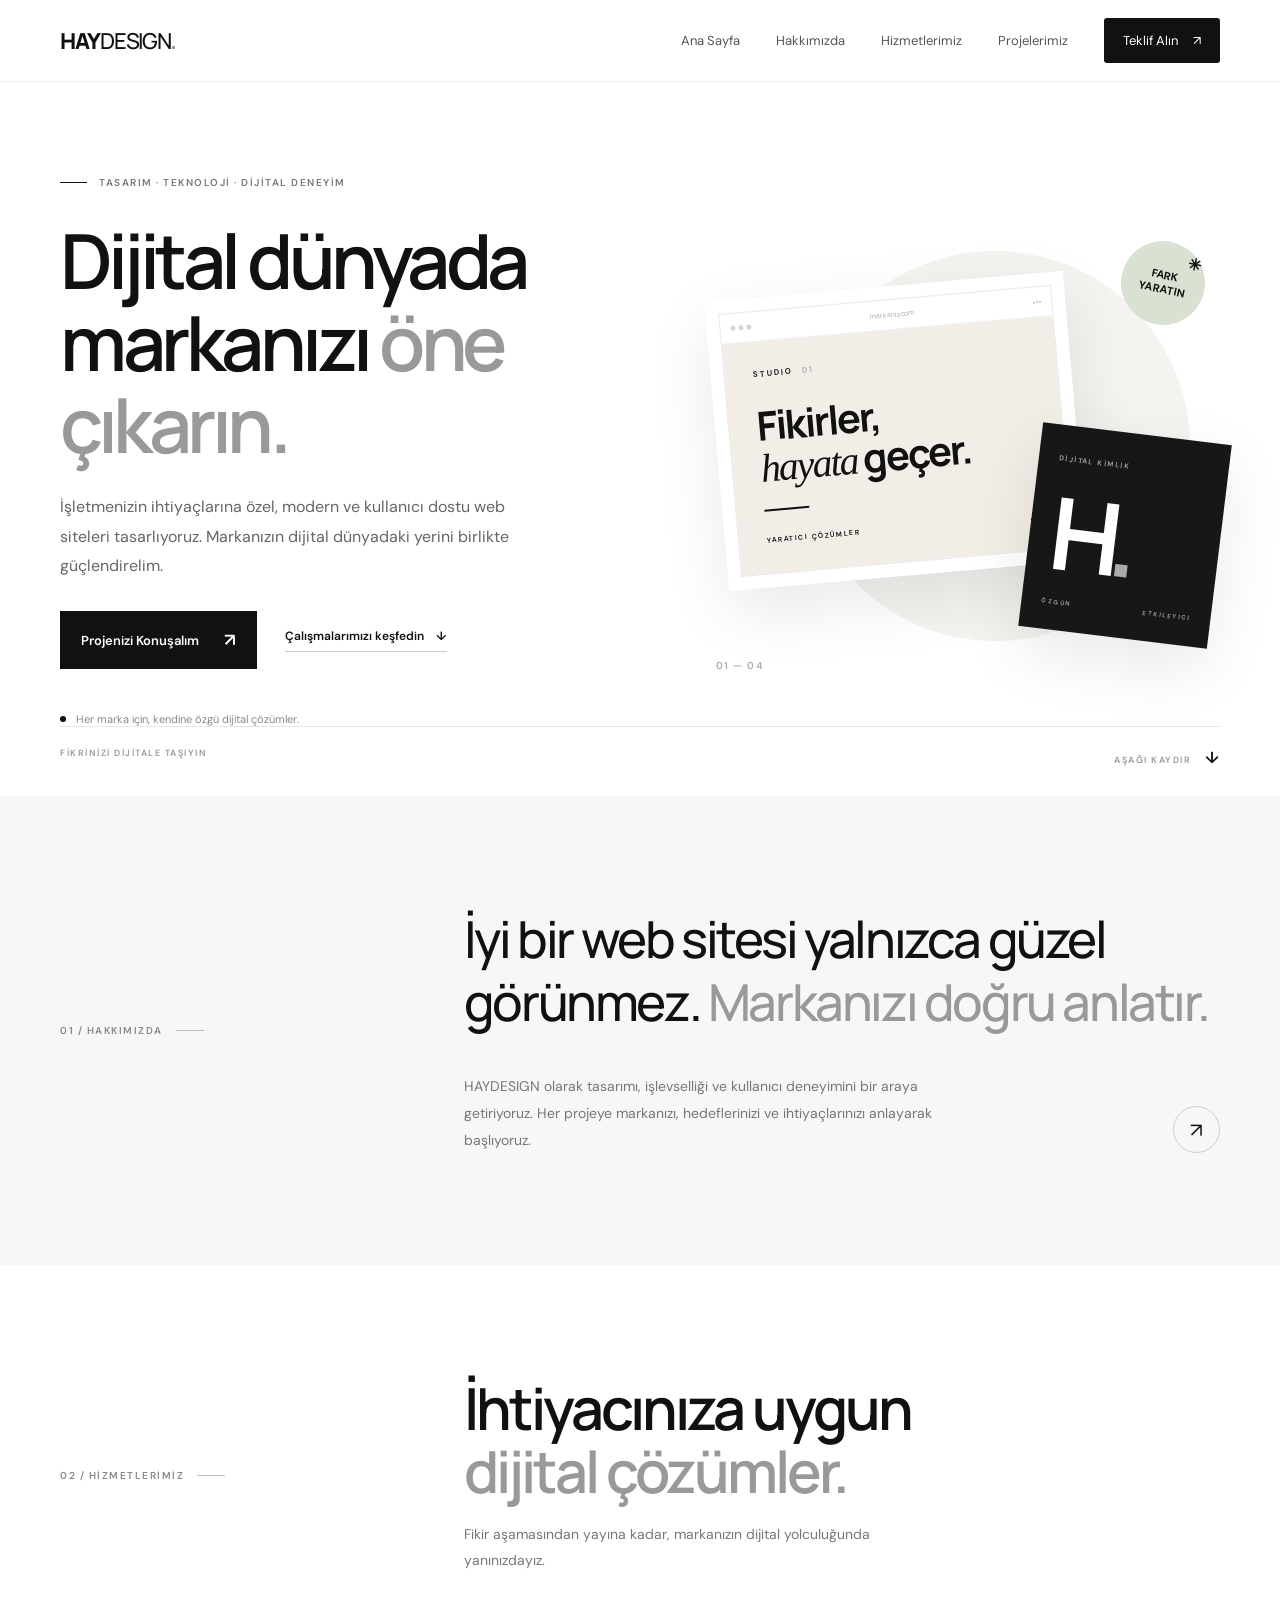
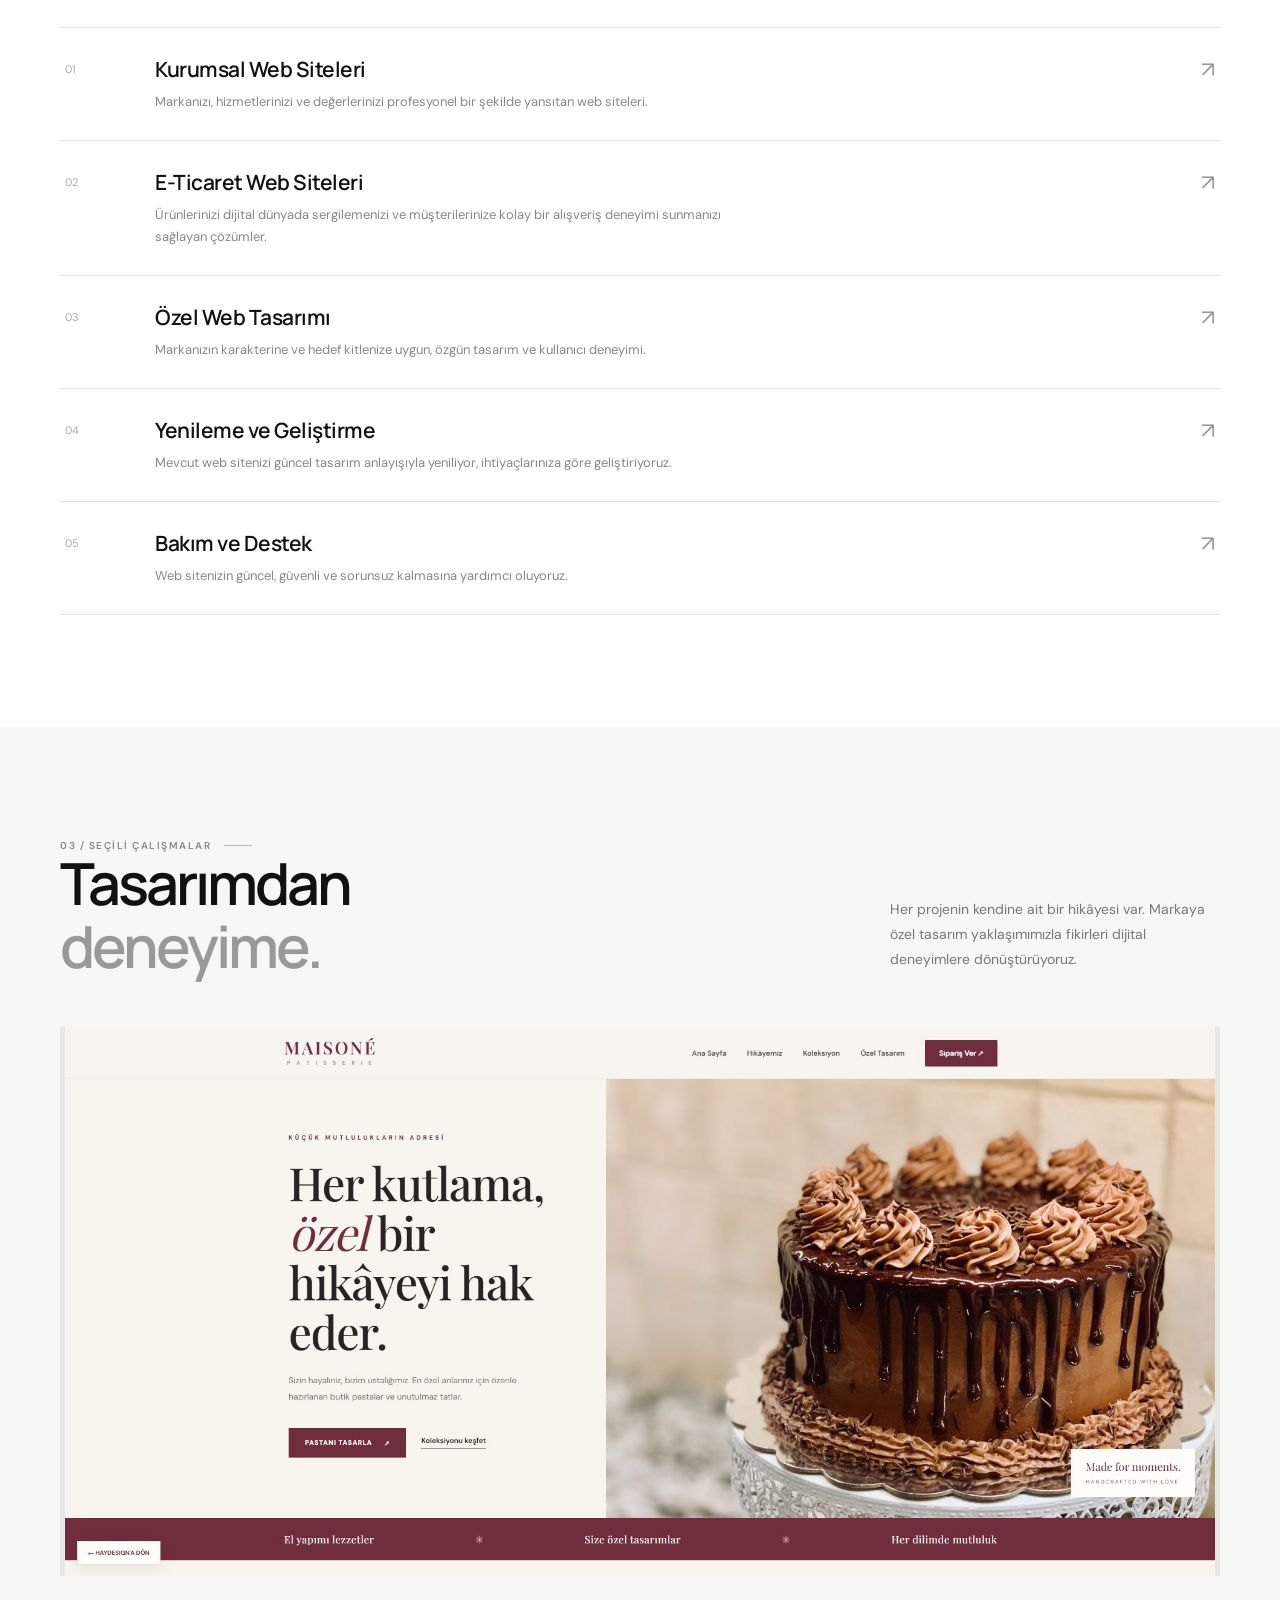
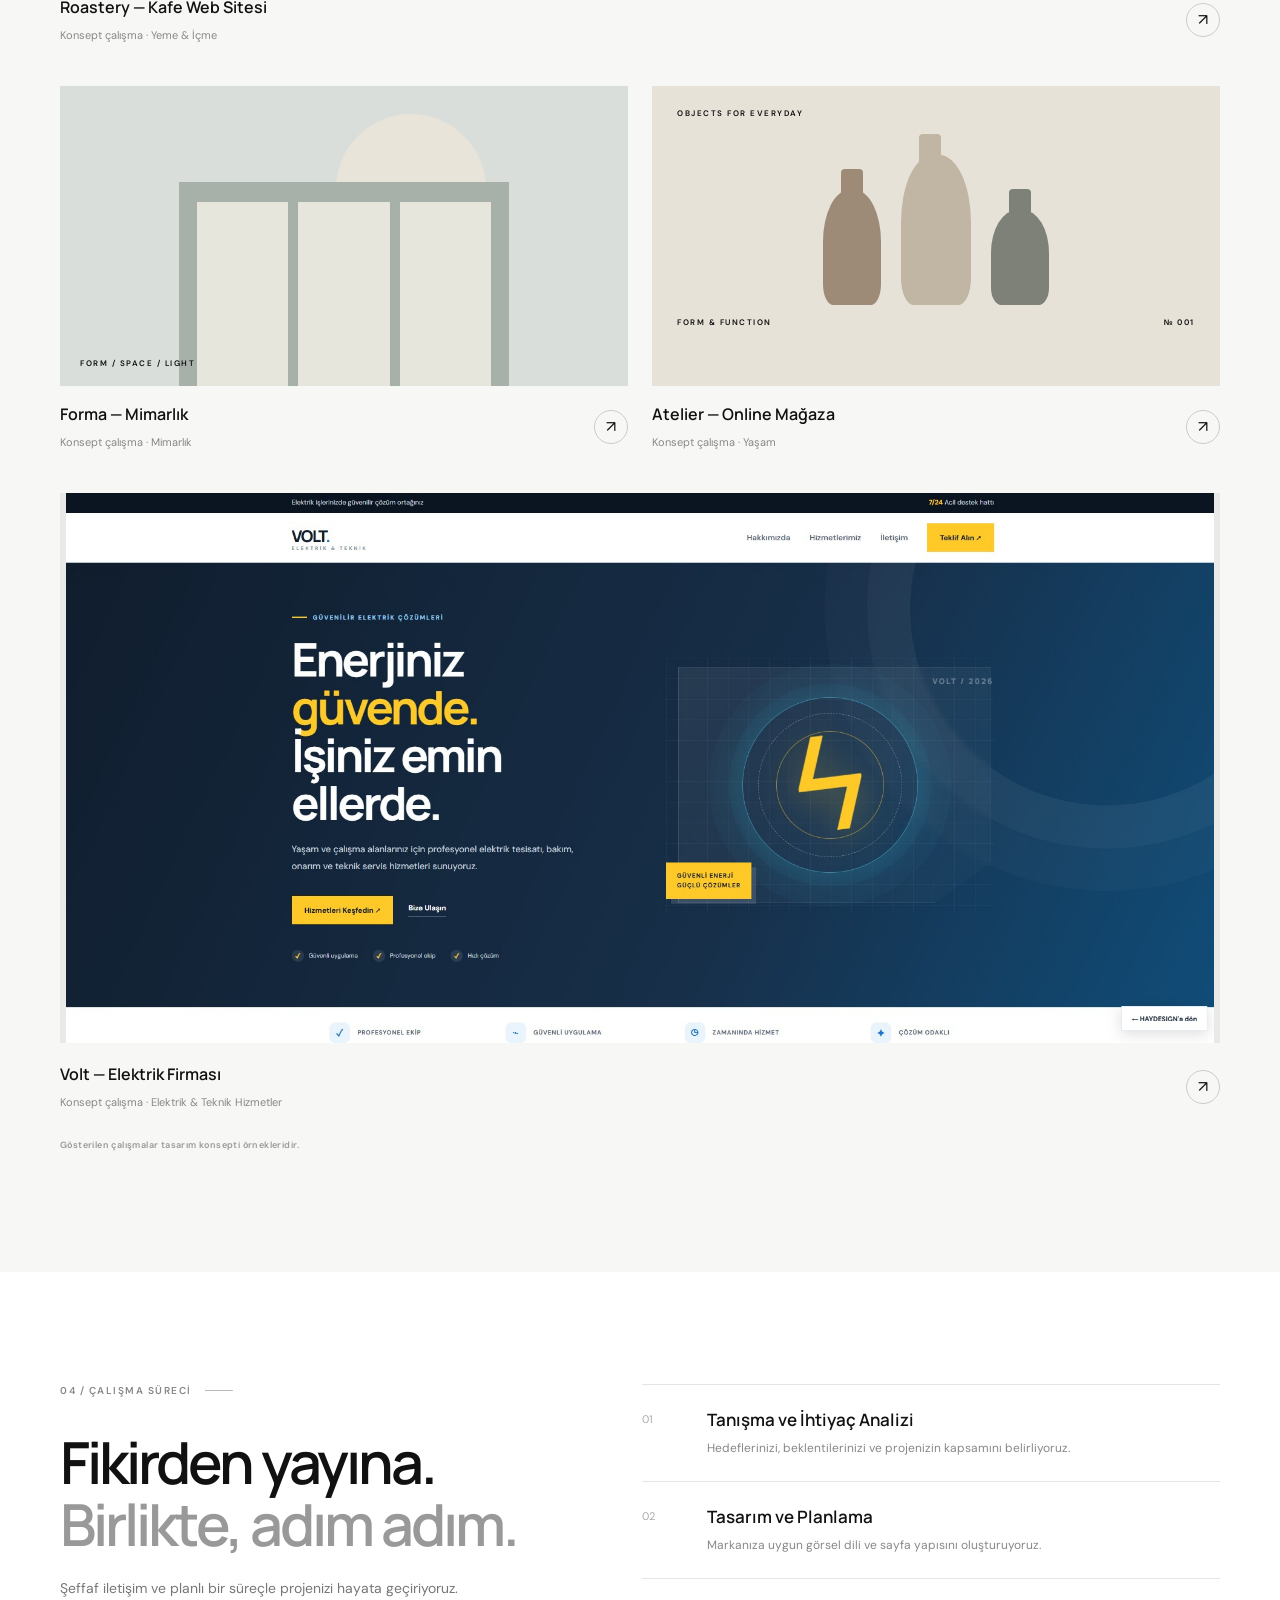
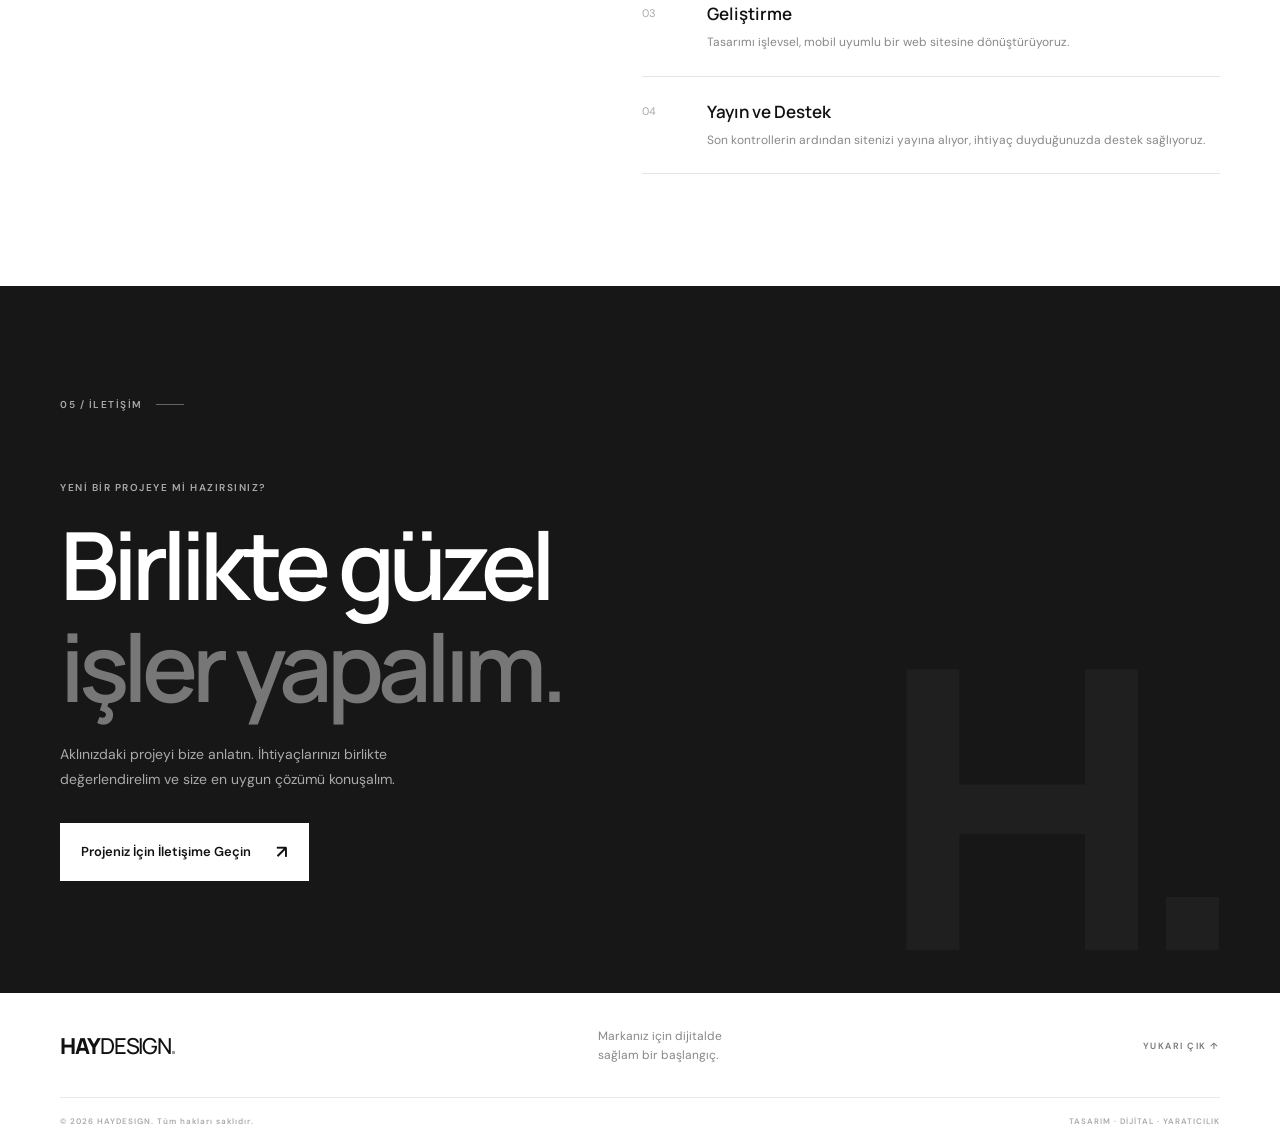
<file: index.html>
<!DOCTYPE html>
<html lang="tr">
<head>
  <meta charset="UTF-8">
  <meta name="viewport" content="width=device-width, initial-scale=1.0">
  <meta name="description" content="HAYDESIGN, markalar ve işletmeler için modern, kullanıcı dostu ve etkileyici web siteleri tasarlar.">
  <meta name="theme-color" content="#ffffff">
  <title>HAYDESIGN | Dijital Dünyada Güçlü Bir İz Bırakın</title>

  <link rel="preconnect" href="https://fonts.googleapis.com">
  <link rel="preconnect" href="https://fonts.gstatic.com" crossorigin>
  <link href="https://fonts.googleapis.com/css2?family=DM+Sans:wght@400;500;600;700&family=Manrope:wght@400;500;600;700;800&display=swap" rel="stylesheet">

  <link rel="stylesheet" href="style.css">
  <script src="script.js" defer></script>
</head>

<body>

  <header class="site-header" id="top">
    <div class="container header-inner">

      <a class="logo" href="#top" aria-label="HAYDESIGN ana sayfa">
        HAY<span>DESIGN</span><i>.</i>
      </a>

      <button class="menu-toggle" type="button" aria-label="Menüyü aç" aria-expanded="false" aria-controls="main-nav">
        <span></span><span></span>
      </button>

      <nav class="main-nav" id="main-nav" aria-label="Ana navigasyon">
        <a href="#top">Ana Sayfa</a>
        <a href="#hakkimizda">Hakkımızda</a>
        <a href="#hizmetler">Hizmetlerimiz</a>
        <a href="#projeler">Projelerimiz</a>
        <a href="#iletisim" class="nav-cta">Teklif Alın <span aria-hidden="true">↗</span></a>
      </nav>

    </div>
  </header>

  <main>

    <!-- HERO -->
    <section class="hero section-pad">
      <div class="container hero-grid">

        <div class="hero-copy reveal">
          <p class="eyebrow">
            <span class="eyebrow-line"></span>
            TASARIM · TEKNOLOJİ · DİJİTAL DENEYİM
          </p>

          <h1>Dijital dünyada<br>markanızı <span>öne çıkarın.</span></h1>

          <p class="hero-description">
            İşletmenizin ihtiyaçlarına özel, modern ve kullanıcı dostu web siteleri tasarlıyoruz. Markanızın dijital dünyadaki yerini birlikte güçlendirelim.
          </p>

          <div class="hero-actions">
            <a class="button button-dark" href="#iletisim">
              Projenizi Konuşalım <span aria-hidden="true">↗</span>
            </a>

            <a class="text-link" href="#projeler">
              Çalışmalarımızı keşfedin <span aria-hidden="true">↓</span>
            </a>
          </div>

          <div class="hero-note">
            <span class="note-dot"></span>
            Her marka için, kendine özgü dijital çözümler.
          </div>
        </div>

        <div class="hero-art reveal" aria-label="Soyut web tasarım kompozisyonu">
          <div class="art-backdrop"></div>

          <div class="art-card art-card-main">
            <div class="mock-browser">
              <div class="browser-top">
                <div class="browser-dots"><b></b><b></b><b></b></div>
                <span>markaniz.com</span>
                <span class="browser-menu">···</span>
              </div>

              <div class="mock-content">
                <div class="mock-brand">STUDIO <span>01</span></div>
                <div class="mock-headline">Fikirler,<br><em>hayata</em> geçer.</div>
                <div class="mock-line"></div>
                <div class="mock-bottom">
                  <span>YARATICI ÇÖZÜMLER</span>
                  <b>↗</b>
                </div>
              </div>
            </div>
          </div>

          <div class="art-card art-card-small">
            <span class="small-label">DİJİTAL KİMLİK</span>
            <div class="small-symbol">H<span>.</span></div>
            <div class="small-footer">
              <span>ÖZGÜN</span>
              <span>ETKİLEYİCİ</span>
            </div>
          </div>

          <div class="art-sticker">FARK<br>YARATIN<span>✳</span></div>
          <div class="art-index">01 — 04</div>
        </div>

      </div>

      <div class="container hero-bottom">
        <span>FİKRİNİZİ DİJİTALE TAŞIYIN</span>
        <span class="scroll-cue">AŞAĞI KAYDIR <i>↓</i></span>
      </div>
    </section>


    <!-- HAKKIMIZDA -->
    <section class="intro section-pad" id="hakkimizda">
      <div class="container intro-grid">

        <div class="section-label reveal">
          <span>01 / HAKKIMIZDA</span><i></i>
        </div>

        <div class="intro-content reveal">
          <h2>
            İyi bir web sitesi yalnızca güzel görünmez.
            <span>Markanızı doğru anlatır.</span>
          </h2>

          <div class="intro-bottom">
            <p>
              HAYDESIGN olarak tasarımı, işlevselliği ve kullanıcı deneyimini bir araya getiriyoruz. Her projeye markanızı, hedeflerinizi ve ihtiyaçlarınızı anlayarak başlıyoruz.
            </p>

            <a class="round-link" href="#iletisim" aria-label="İletişime geçin">↗</a>
          </div>
        </div>

      </div>
    </section>


    <!-- HİZMETLERİMİZ -->
    <section class="services section-pad" id="hizmetler">
      <div class="container">

        <div class="section-heading reveal">
          <div class="section-label">
            <span>02 / HİZMETLERİMİZ</span><i></i>
          </div>

          <div>
            <h2>İhtiyacınıza uygun<br><span>dijital çözümler.</span></h2>
            <p>Fikir aşamasından yayına kadar, markanızın dijital yolculuğunda yanınızdayız.</p>
          </div>
        </div>

        <div class="service-list">

          <article class="service-item reveal">
            <span class="service-number">01</span>
            <div>
              <h3>Kurumsal Web Siteleri</h3>
              <p>Markanızı, hizmetlerinizi ve değerlerinizi profesyonel bir şekilde yansıtan web siteleri.</p>
            </div>
            <span class="service-arrow">↗</span>
          </article>

          <article class="service-item reveal">
            <span class="service-number">02</span>
            <div>
              <h3>E-Ticaret Web Siteleri</h3>
              <p>Ürünlerinizi dijital dünyada sergilemenizi ve müşterilerinize kolay bir alışveriş deneyimi sunmanızı sağlayan çözümler.</p>
            </div>
            <span class="service-arrow">↗</span>
          </article>

          <article class="service-item reveal">
            <span class="service-number">03</span>
            <div>
              <h3>Özel Web Tasarımı</h3>
              <p>Markanızın karakterine ve hedef kitlenize uygun, özgün tasarım ve kullanıcı deneyimi.</p>
            </div>
            <span class="service-arrow">↗</span>
          </article>

          <article class="service-item reveal">
            <span class="service-number">04</span>
            <div>
              <h3>Yenileme ve Geliştirme</h3>
              <p>Mevcut web sitenizi güncel tasarım anlayışıyla yeniliyor, ihtiyaçlarınıza göre geliştiriyoruz.</p>
            </div>
            <span class="service-arrow">↗</span>
          </article>

          <article class="service-item reveal">
            <span class="service-number">05</span>
            <div>
              <h3>Bakım ve Destek</h3>
              <p>Web sitenizin güncel, güvenli ve sorunsuz kalmasına yardımcı oluyoruz.</p>
            </div>
            <span class="service-arrow">↗</span>
          </article>

        </div>
      </div>
    </section>


    <!-- PROJELERİMİZ -->
    <section class="work section-pad" id="projeler">
      <div class="container">

        <div class="work-heading reveal">
          <div>
            <div class="section-label">
              <span>03 / SEÇİLİ ÇALIŞMALAR</span><i></i>
            </div>
            <h2>Tasarımdan<br><span>deneyime.</span></h2>
          </div>

          <p>
            Her projenin kendine ait bir hikâyesi var. Markaya özel tasarım yaklaşımımızla fikirleri dijital deneyimlere dönüştürüyoruz.
          </p>
        </div>

        <div class="project-grid">

          <!-- KAFE WEB SİTESİ -->
          <a href="cafe.html" class="project-card project-clickable reveal" aria-label="Kafe örnek web sitesini aç">

            <div class="project-visual preview-window">
              <img
                src="cafe-preview.jpg"
                alt="Kafe web sitesi tasarım önizlemesi"
                loading="lazy"
              >
              <span class="preview-label">WEB TASARIMI ↗</span>
            </div>

            <div class="project-meta">
              <div>
                <h3>Roastery — Kafe Web Sitesi</h3>
                <span>Konsept çalışma · Yeme & İçme</span>
              </div>
              <span class="project-link">↗</span>
            </div>

          </a>


          <!-- MİMARLIK KONSEPTİ -->
          <article class="project-card reveal">

            <div class="project-visual project-architecture">
              <div class="arch-sun"></div>
              <div class="arch-building">
                <span></span><span></span><span></span>
              </div>
              <div class="arch-caption">FORM / SPACE / LIGHT</div>
            </div>

            <div class="project-meta">
              <div>
                <h3>Forma — Mimarlık</h3>
                <span>Konsept çalışma · Mimarlık</span>
              </div>
              <span class="project-link">↗</span>
            </div>

          </article>


          <!-- ONLINE MAĞAZA KONSEPTİ -->
          <article class="project-card reveal">

            <div class="project-visual project-shop">
              <div class="shop-top">OBJECTS FOR EVERYDAY</div>

              <div class="shop-product">
                <div class="vase vase-one"></div>
                <div class="vase vase-two"></div>
                <div class="vase vase-three"></div>
              </div>

              <div class="shop-bottom">
                FORM & FUNCTION <span>№ 001</span>
              </div>
            </div>

            <div class="project-meta">
              <div>
                <h3>Atelier — Online Mağaza</h3>
                <span>Konsept çalışma · Yaşam</span>
              </div>
              <span class="project-link">↗</span>
            </div>

          </article>


          <!-- VOLT ELEKTRİK -->
          <a href="volt.html" class="project-card project-wide project-clickable reveal" aria-label="Volt Elektrik örnek web sitesini aç">

            <div class="project-visual preview-window">
              <img
                src="volt-preview.jpg"
                alt="Volt Elektrik web sitesi tasarım önizlemesi"
                loading="lazy"
              >
              <span class="preview-label">WEB TASARIMI ↗</span>
            </div>

            <div class="project-meta">
              <div>
                <h3>Volt — Elektrik Firması</h3>
                <span>Konsept çalışma · Elektrik & Teknik Hizmetler</span>
              </div>
              <span class="project-link">↗</span>
            </div>

          </a>

        </div>

        <p class="project-disclaimer">
          Gösterilen çalışmalar tasarım konsepti örnekleridir.
        </p>

      </div>
    </section>


    <!-- ÇALIŞMA SÜRECİ -->
    <section class="process section-pad">
      <div class="container process-grid">

        <div class="process-intro reveal">
          <div class="section-label">
            <span>04 / ÇALIŞMA SÜRECİ</span><i></i>
          </div>

          <h2>Fikirden yayına.<br><span>Birlikte, adım adım.</span></h2>
          <p>Şeffaf iletişim ve planlı bir süreçle projenizi hayata geçiriyoruz.</p>
        </div>

        <div class="process-steps">

          <article class="process-step reveal">
            <span>01</span>
            <div>
              <h3>Tanışma ve İhtiyaç Analizi</h3>
              <p>Hedeflerinizi, beklentilerinizi ve projenizin kapsamını belirliyoruz.</p>
            </div>
          </article>

          <article class="process-step reveal">
            <span>02</span>
            <div>
              <h3>Tasarım ve Planlama</h3>
              <p>Markanıza uygun görsel dili ve sayfa yapısını oluşturuyoruz.</p>
            </div>
          </article>

          <article class="process-step reveal">
            <span>03</span>
            <div>
              <h3>Geliştirme</h3>
              <p>Tasarımı işlevsel, mobil uyumlu bir web sitesine dönüştürüyoruz.</p>
            </div>
          </article>

          <article class="process-step reveal">
            <span>04</span>
            <div>
              <h3>Yayın ve Destek</h3>
              <p>Son kontrollerin ardından sitenizi yayına alıyor, ihtiyaç duyduğunuzda destek sağlıyoruz.</p>
            </div>
          </article>

        </div>
      </div>
    </section>


    <!-- İLETİŞİM -->
    <section class="contact section-pad" id="iletisim">
      <div class="container contact-inner reveal">

        <div class="section-label">
          <span>05 / İLETİŞİM</span><i></i>
        </div>

        <p class="contact-kicker">YENİ BİR PROJEYE Mİ HAZIRSINIZ?</p>

        <h2>Birlikte güzel<br><span>işler yapalım.</span></h2>

        <p class="contact-text">
          Aklınızdaki projeyi bize anlatın. İhtiyaçlarınızı birlikte değerlendirelim ve size en uygun çözümü konuşalım.
        </p>

        <a class="button button-light" href="haydesign.deneme">
          Projeniz İçin İletişime Geçin <span>↗</span>
        </a>

        <div class="contact-decoration">H.</div>

      </div>
    </section>

  </main>


  <!-- FOOTER -->
  <footer class="site-footer">

    <div class="container footer-top">
      <a class="logo" href="#top">HAY<span>DESIGN</span><i>.</i></a>

      <p>Markanız için dijitalde<br>sağlam bir başlangıç.</p>

      <a class="back-top" href="#top">YUKARI ÇIK ↑</a>
    </div>

    <div class="container footer-bottom">
      <span>© <span id="year"></span> HAYDESIGN. Tüm hakları saklıdır.</span>
      <span>TASARIM · DİJİTAL · YARATICILIK</span>
    </div>

  </footer>

</body>
</html>
</file>
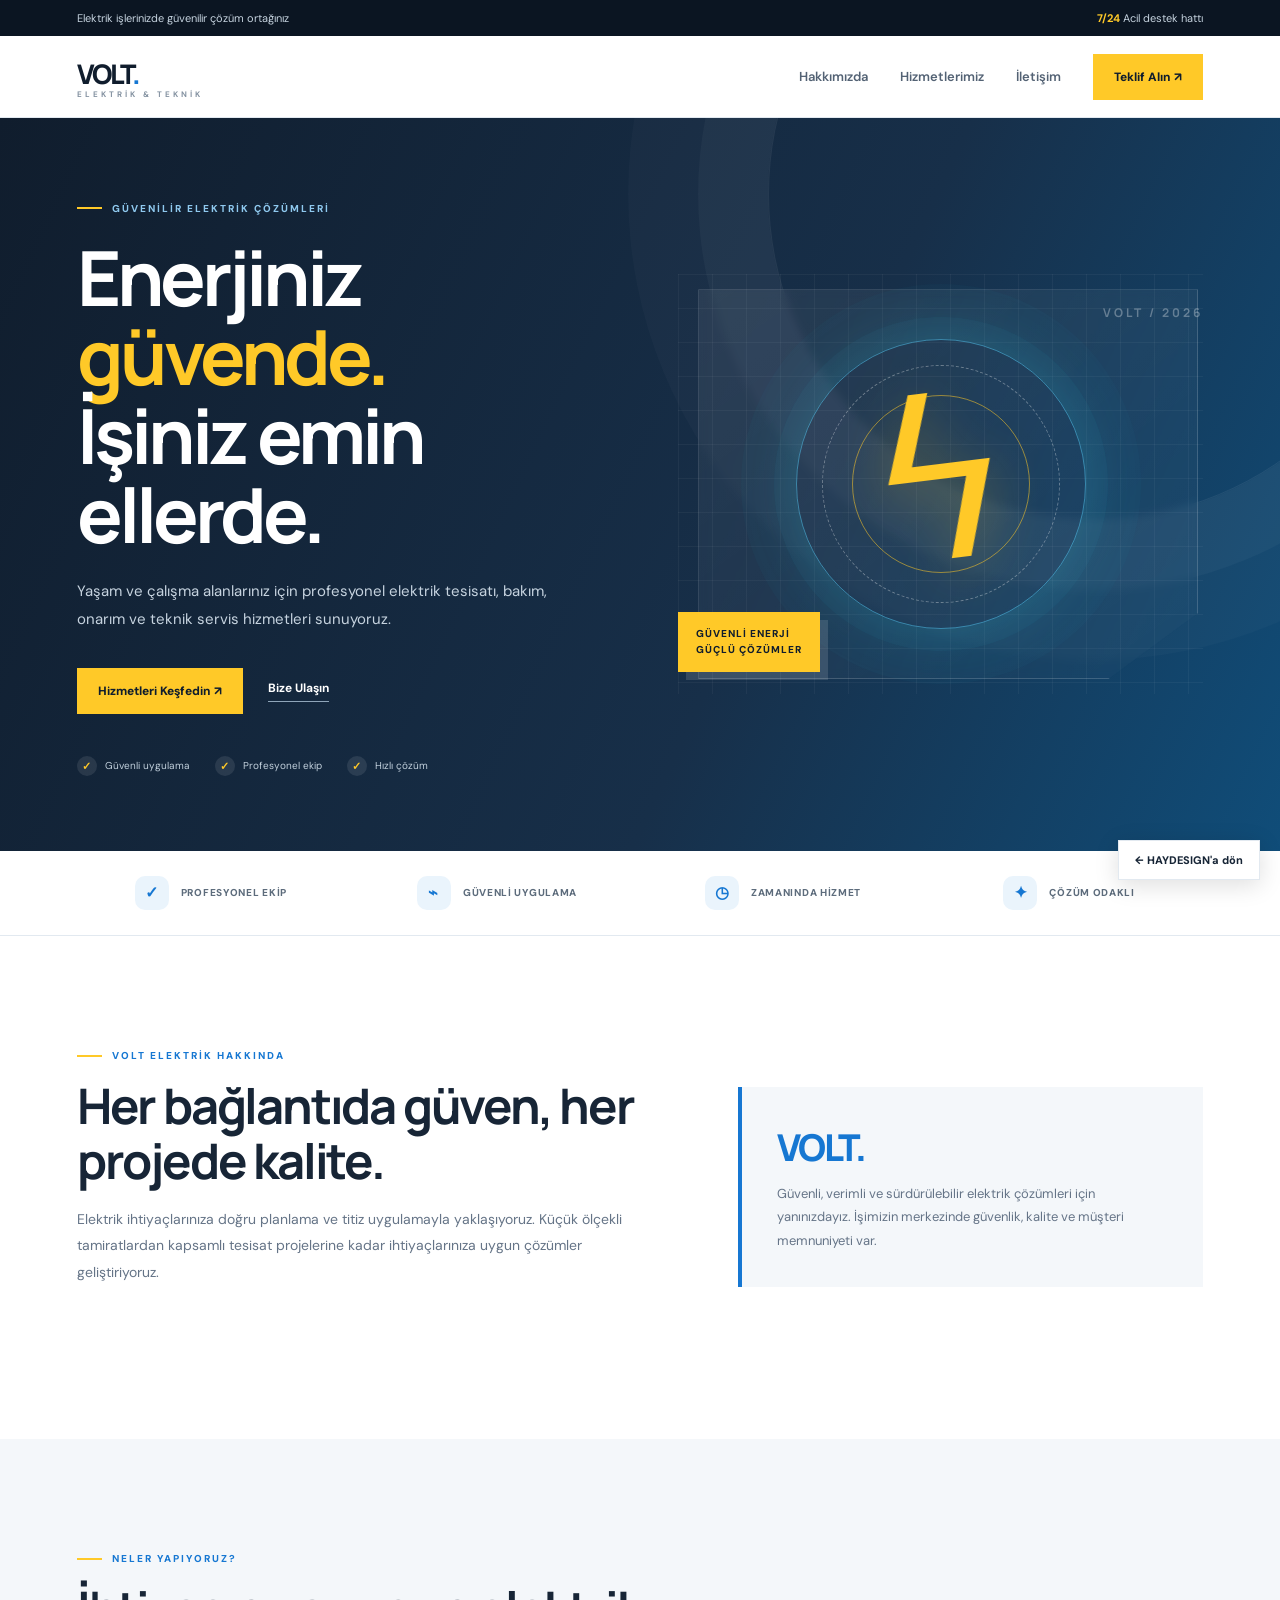
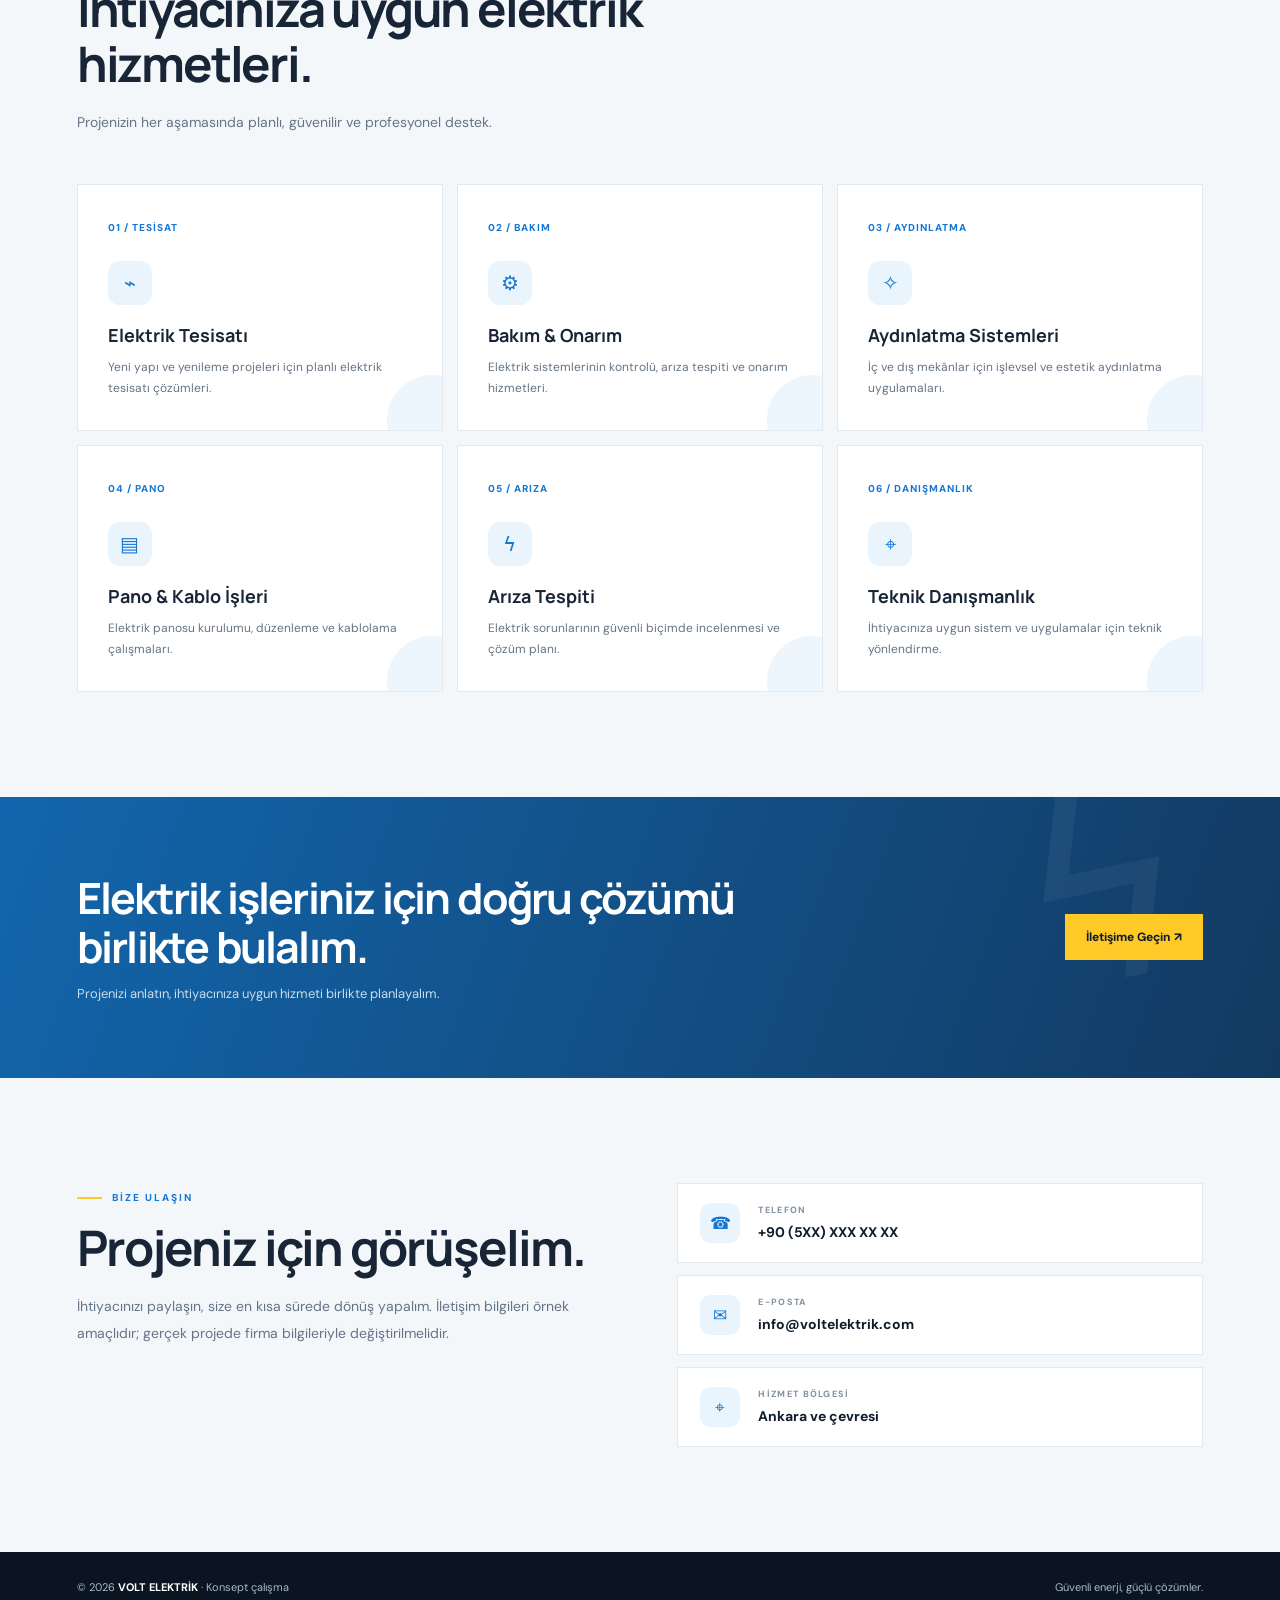
<file: volt.html>
<!DOCTYPE html>
<html lang="tr">
<head>
<meta charset="UTF-8">
<meta name="viewport" content="width=device-width, initial-scale=1.0">
<meta name="description" content="Volt Elektrik - Profesyonel elektrik tesisatı, bakım, onarım ve teknik servis hizmetleri.">
<title>Volt Elektrik | Enerjiniz Güvende</title>

<link rel="preconnect" href="https://fonts.googleapis.com">
<link rel="preconnect" href="https://fonts.gstatic.com" crossorigin>
<link href="https://fonts.googleapis.com/css2?family=DM+Sans:wght@400;500;600;700;800&family=Manrope:wght@400;500;600;700;800&display=swap" rel="stylesheet">

<style>
:root {
    --navy: #101d2d;
    --navy-light: #193550;
    --blue: #1677d2;
    --cyan: #35c4df;
    --yellow: #ffc928;
    --paper: #f4f7fa;
    --white: #ffffff;
    --ink: #172536;
    --muted: #657487;
    --line: #e2e9f0;
}

* {
    box-sizing: border-box;
    margin: 0;
    padding: 0;
}

html {
    scroll-behavior: smooth;
    scroll-padding-top: 90px;
}

body {
    font-family: "DM Sans", sans-serif;
    color: var(--ink);
    background: white;
}

a {
    color: inherit;
    text-decoration: none;
}

.wrap {
    width: min(1160px, 88%);
    margin: auto;
}

/* TOP BAR */

.topbar {
    background: #0b1522;
    color: #c6d3df;
    font-size: 11px;
    padding: 11px 0;
}

.topbar .wrap {
    display: flex;
    justify-content: space-between;
    gap: 15px;
}

.topbar strong {
    color: var(--yellow);
}

/* HEADER */

header {
    height: 82px;
    background: white;
    display: flex;
    align-items: center;
    position: sticky;
    top: 0;
    z-index: 20;
    border-bottom: 1px solid var(--line);
}

nav {
    display: flex;
    align-items: center;
    justify-content: space-between;
}

.brand {
    font: 800 27px Manrope, sans-serif;
    letter-spacing: -1.8px;
    color: var(--navy);
}

.brand span {
    color: var(--blue);
}

.brand small {
    display: block;
    font: 700 8px "DM Sans", sans-serif;
    letter-spacing: 3px;
    color: #8492a1;
    margin-top: -3px;
}

.links {
    display: flex;
    align-items: center;
    gap: 32px;
    font-size: 13px;
    font-weight: 600;
    color: #536274;
}

.links a:not(.nav-cta):hover {
    color: var(--blue);
}

.nav-cta,
.btn {
    display: inline-flex;
    align-items: center;
    justify-content: center;
    gap: 18px;
    background: var(--yellow);
    color: var(--navy);
    padding: 15px 21px;
    font-size: 12px;
    font-weight: 800;
    transition: .2s;
}

.nav-cta:hover,
.btn:hover {
    background: #ffdc70;
    transform: translateY(-2px);
}

/* HERO */

.hero {
    position: relative;
    overflow: hidden;
    background: linear-gradient(115deg, #101d2d 0%, #172f49 60%, #104d79 100%);
    color: white;
}

.hero::before {
    content: "";
    position: absolute;
    width: 650px;
    height: 650px;
    border: 1px solid #ffffff12;
    border-radius: 50%;
    right: -140px;
    top: -250px;
    box-shadow:
        0 0 0 70px #ffffff08,
        0 0 0 140px #ffffff05;
}

.hero-inner {
    position: relative;
    z-index: 1;
    min-height: 600px;
    display: grid;
    grid-template-columns: 1.02fr .98fr;
    align-items: center;
    gap: 55px;
    padding: 75px 0;
}

.eyebrow {
    display: inline-flex;
    align-items: center;
    gap: 10px;
    font-size: 10px;
    letter-spacing: 2px;
    font-weight: 800;
    color: #8fc9ef;
}

.eyebrow::before {
    content: "";
    width: 25px;
    height: 2px;
    background: var(--yellow);
}

h1, h2, h3 {
    font-family: Manrope, sans-serif;
}

h1 {
    font-size: clamp(47px, 6vw, 76px);
    line-height: 1.04;
    letter-spacing: -4px;
    margin: 23px 0;
}

h1 em {
    font-style: normal;
    color: var(--yellow);
}

.hero-copy > p {
    max-width: 480px;
    color: #c6d3df;
    font-size: 15px;
    line-height: 1.9;
}

.hero-actions {
    display: flex;
    align-items: center;
    gap: 25px;
    margin-top: 34px;
    flex-wrap: wrap;
}

.hero-link {
    font-size: 12px;
    font-weight: 700;
    color: white;
    border-bottom: 1px solid #8fa5b9;
    padding-bottom: 5px;
}

.hero-points {
    display: flex;
    gap: 25px;
    margin-top: 42px;
    flex-wrap: wrap;
}

.hero-point {
    font-size: 10px;
    color: #c2d0dc;
    display: flex;
    align-items: center;
    gap: 8px;
}

.hero-point b {
    width: 20px;
    height: 20px;
    border-radius: 50%;
    display: grid;
    place-items: center;
    background: #ffffff18;
    color: var(--yellow);
    font-size: 11px;
}

/* HERO VISUAL */

.hero-visual {
    height: 420px;
    position: relative;
    display: grid;
    place-items: center;
}

.visual-panel {
    position: absolute;
    inset: 15px 5px 15px 20px;
    border: 1px solid #ffffff25;
    background: linear-gradient(145deg, #ffffff12, #ffffff04);
    backdrop-filter: blur(4px);
    clip-path: polygon(0 0, 100% 0, 100% 83%, 82% 100%, 0 100%);
}

.visual-grid {
    position: absolute;
    inset: 0;
    background-image:
        linear-gradient(#ffffff0b 1px, transparent 1px),
        linear-gradient(90deg, #ffffff0b 1px, transparent 1px);
    background-size: 34px 34px;
}

.energy-ring {
    position: absolute;
    width: 290px;
    height: 290px;
    border: 1px solid #53c9f288;
    border-radius: 50%;
    box-shadow:
        0 0 0 22px #35c4df0b,
        0 0 0 55px #35c4df08,
        0 0 55px #35c4df30;
}

.energy-ring::before,
.energy-ring::after {
    content: "";
    position: absolute;
    inset: 25px;
    border: 1px dashed #ffffff55;
    border-radius: 50%;
}

.energy-ring::after {
    inset: 55px;
    border-style: solid;
    border-color: #ffc92888;
}

.bolt {
    position: relative;
    z-index: 2;
    font-size: 220px;
    line-height: 1;
    color: var(--yellow);
    filter: drop-shadow(0 12px 28px #ffc92855);
    transform: rotate(-7deg);
}

.visual-caption {
    position: absolute;
    left: 0;
    bottom: 22px;
    background: var(--yellow);
    color: var(--navy);
    padding: 14px 18px;
    font-size: 10px;
    font-weight: 800;
    letter-spacing: 1px;
    line-height: 1.6;
    box-shadow: 8px 8px 0 #ffffff20;
}

.visual-number {
    position: absolute;
    right: 0;
    top: 30px;
    color: #ffffff50;
    font: 700 12px Manrope;
    letter-spacing: 3px;
}

/* TRUST BAR */

.trust {
    background: white;
    border-bottom: 1px solid var(--line);
    padding: 25px 0;
}

.trust .wrap {
    display: grid;
    grid-template-columns: repeat(4, 1fr);
    gap: 18px;
}

.trust-item {
    display: flex;
    align-items: center;
    justify-content: center;
    gap: 12px;
    color: #5d6c7c;
    font-size: 10px;
    font-weight: 800;
    letter-spacing: .7px;
}

.trust-icon {
    width: 34px;
    height: 34px;
    border-radius: 10px;
    background: #eaf4fc;
    color: var(--blue);
    display: grid;
    place-items: center;
    font-size: 16px;
}

/* GENERAL SECTIONS */

section.content {
    padding: 105px 0;
}

.section-head {
    max-width: 660px;
    margin-bottom: 48px;
}

.section-head .eyebrow {
    color: var(--blue);
}

.section-head h2 {
    font-size: clamp(32px, 4vw, 49px);
    line-height: 1.12;
    letter-spacing: -2.2px;
    margin: 17px 0;
}

.section-head p {
    color: var(--muted);
    line-height: 1.9;
    font-size: 14px;
}

/* ABOUT */

.about-grid {
    display: grid;
    grid-template-columns: 1fr .8fr;
    gap: 80px;
    align-items: center;
}

.about-note {
    background: var(--paper);
    padding: 35px;
    border-left: 4px solid var(--blue);
}

.about-note strong {
    font: 800 37px Manrope;
    color: var(--blue);
    display: block;
    letter-spacing: -2px;
}

.about-note p {
    font-size: 13px;
    color: var(--muted);
    line-height: 1.8;
    margin-top: 10px;
}

/* SERVICES */

.services-section {
    background: var(--paper);
}

.services {
    display: grid;
    grid-template-columns: repeat(3, 1fr);
    gap: 14px;
}

.service {
    background: white;
    border: 1px solid var(--line);
    padding: 30px;
    min-height: 235px;
    position: relative;
    overflow: hidden;
    transition: .25s;
}

.service:hover {
    transform: translateY(-5px);
    border-color: #a9cdec;
    box-shadow: 0 15px 35px #1d4e7710;
}

.service::after {
    content: "";
    position: absolute;
    width: 90px;
    height: 90px;
    border-radius: 50%;
    right: -35px;
    bottom: -35px;
    background: #edf6fd;
}

.service .num {
    font-size: 10px;
    color: var(--blue);
    font-weight: 800;
    letter-spacing: 1px;
}

.service-icon {
    width: 44px;
    height: 44px;
    border-radius: 12px;
    background: #eaf4fc;
    color: var(--blue);
    display: grid;
    place-items: center;
    font-size: 20px;
    margin: 25px 0 18px;
}

.service h3 {
    font-size: 18px;
    margin-bottom: 10px;
}

.service p {
    font-size: 12px;
    color: var(--muted);
    line-height: 1.8;
}

/* CALL TO ACTION */

.band {
    background: linear-gradient(110deg, #1266ad, #123a61);
    color: white;
    padding: 76px 0;
    position: relative;
    overflow: hidden;
}

.band::after {
    content: "ϟ";
    position: absolute;
    right: 7%;
    top: -75px;
    font-size: 260px;
    color: #ffffff0c;
    transform: rotate(-12deg);
}

.band .wrap {
    position: relative;
    z-index: 1;
    display: flex;
    align-items: center;
    justify-content: space-between;
    gap: 35px;
}

.band h2 {
    font-size: clamp(28px, 4vw, 43px);
    letter-spacing: -1.8px;
    max-width: 660px;
    line-height: 1.15;
}

.band p {
    color: #c7dced;
    font-size: 13px;
    margin-top: 13px;
}

.band .btn {
    white-space: nowrap;
}

/* CONTACT */

.contact {
    background: #f4f7fa;
}

.contact-grid {
    display: grid;
    grid-template-columns: 1fr 1fr;
    gap: 75px;
}

.contact .section-head {
    margin: 0;
}

.contact h2 {
    font-size: clamp(36px, 4vw, 49px);
    letter-spacing: -2px;
    margin: 17px 0;
}

.contact p {
    color: var(--muted);
    line-height: 1.9;
    font-size: 14px;
}

.contact-details {
    display: grid;
    gap: 12px;
}

.detail {
    background: white;
    border: 1px solid var(--line);
    padding: 19px 22px;
    display: flex;
    align-items: center;
    gap: 18px;
}

.detail-icon {
    width: 40px;
    height: 40px;
    flex: none;
    display: grid;
    place-items: center;
    border-radius: 11px;
    background: #eaf4fc;
    color: var(--blue);
    font-size: 17px;
}

.detail small {
    display: block;
    color: #8492a1;
    font-size: 9px;
    letter-spacing: 1.3px;
    font-weight: 800;
    margin-bottom: 5px;
}

.detail strong {
    font-size: 14px;
    color: var(--navy);
}

/* FOOTER */

footer {
    background: #0b1522;
    color: #aab8c6;
    padding: 28px 0;
    font-size: 11px;
}

footer .wrap {
    display: flex;
    justify-content: space-between;
    gap: 20px;
}

footer strong {
    color: white;
}

.back {
    position: fixed;
    right: 20px;
    bottom: 20px;
    background: white;
    border: 1px solid var(--line);
    padding: 12px 16px;
    font-size: 11px;
    font-weight: 800;
    box-shadow: 0 5px 24px #0002;
    z-index: 30;
}

/* MOBILE */

@media(max-width:850px) {
    .links { gap: 17px; }
    .hero-inner { gap: 25px; }
    .hero-visual { height: 350px; }
    .bolt { font-size: 185px; }
    .about-grid { gap: 35px; }
}

@media(max-width:680px) {
    .topbar .wrap { font-size: 9px; }
    .links { gap: 10px; }
    .links a:not(.nav-cta) { display: none; }

    header { height: 70px; }

    .nav-cta {
        padding: 12px 14px;
        font-size: 10px;
    }

    .hero-inner {
        grid-template-columns: 1fr;
        padding: 65px 0 50px;
        gap: 30px;
    }

    h1 {
        font-size: 53px;
        letter-spacing: -2.8px;
    }

    .hero-copy > p { font-size: 14px; }

    .hero-visual { height: 300px; }
    .energy-ring { width: 210px; height: 210px; }
    .bolt { font-size: 155px; }

    .visual-panel { inset: 8px; }
    .visual-caption { bottom: 8px; }

    .hero-points {
        margin-top: 30px;
        gap: 14px;
    }

    .trust .wrap {
        grid-template-columns: 1fr 1fr;
    }

    .trust-item {
        justify-content: flex-start;
        font-size: 9px;
    }

    section.content { padding: 75px 0; }

    .about-grid {
        grid-template-columns: 1fr;
        gap: 28px;
    }

    .services { grid-template-columns: 1fr; }
    .service { min-height: 190px; }

    .band .wrap {
        align-items: flex-start;
        flex-direction: column;
    }

    .contact-grid {
        grid-template-columns: 1fr;
        gap: 35px;
    }

    footer .wrap {
        flex-direction: column;
    }
}
</style>
</head>

<body>

<div class="topbar">
    <div class="wrap">
        <span>Elektrik işlerinizde güvenilir çözüm ortağınız</span>
        <span><strong>7/24</strong> Acil destek hattı</span>
    </div>
</div>

<header>
    <nav class="wrap">
        <a class="brand" href="#">
            VOLT<span>.</span>
            <small>ELEKTRİK & TEKNİK</small>
        </a>

        <div class="links">
            <a href="#hakkimizda">Hakkımızda</a>
            <a href="#hizmetler">Hizmetlerimiz</a>
            <a href="#iletisim">İletişim</a>
            <a class="nav-cta" href="#iletisim">Teklif Alın ↗</a>
        </div>
    </nav>
</header>

<main>

<section class="hero">
    <div class="wrap hero-inner">

        <div class="hero-copy">
            <span class="eyebrow">GÜVENİLİR ELEKTRİK ÇÖZÜMLERİ</span>

            <h1>
                Enerjiniz<br>
                <em>güvende.</em><br>
                İşiniz emin ellerde.
            </h1>

            <p>
                Yaşam ve çalışma alanlarınız için profesyonel elektrik
                tesisatı, bakım, onarım ve teknik servis hizmetleri sunuyoruz.
            </p>

            <div class="hero-actions">
                <a class="btn" href="#hizmetler">Hizmetleri Keşfedin ↗</a>
                <a class="hero-link" href="#iletisim">Bize Ulaşın</a>
            </div>

            <div class="hero-points">
                <span class="hero-point"><b>✓</b> Güvenli uygulama</span>
                <span class="hero-point"><b>✓</b> Profesyonel ekip</span>
                <span class="hero-point"><b>✓</b> Hızlı çözüm</span>
            </div>
        </div>

        <div class="hero-visual">
            <div class="visual-panel"></div>
            <div class="visual-grid"></div>
            <div class="energy-ring"></div>
            <div class="bolt">ϟ</div>
            <div class="visual-number">VOLT / 2026</div>
            <div class="visual-caption">
                GÜVENLİ ENERJİ<br>
                GÜÇLÜ ÇÖZÜMLER
            </div>
        </div>

    </div>
</section>

<div class="trust">
    <div class="wrap">
        <div class="trust-item"><span class="trust-icon">✓</span> PROFESYONEL EKİP</div>
        <div class="trust-item"><span class="trust-icon">⌁</span> GÜVENLİ UYGULAMA</div>
        <div class="trust-item"><span class="trust-icon">◷</span> ZAMANINDA HİZMET</div>
        <div class="trust-item"><span class="trust-icon">✦</span> ÇÖZÜM ODAKLI</div>
    </div>
</div>

<section class="content" id="hakkimizda">
    <div class="wrap about-grid">

        <div class="section-head">
            <span class="eyebrow">VOLT ELEKTRİK HAKKINDA</span>

            <h2>Her bağlantıda güven, her projede kalite.</h2>

            <p>
                Elektrik ihtiyaçlarınıza doğru planlama ve titiz uygulamayla
                yaklaşıyoruz. Küçük ölçekli tamiratlardan kapsamlı tesisat
                projelerine kadar ihtiyaçlarınıza uygun çözümler geliştiriyoruz.
            </p>
        </div>

        <div class="about-note">
            <strong>VOLT.</strong>
            <p>
                Güvenli, verimli ve sürdürülebilir elektrik çözümleri için
                yanınızdayız. İşimizin merkezinde güvenlik, kalite ve
                müşteri memnuniyeti var.
            </p>
        </div>

    </div>
</section>

<section class="content services-section" id="hizmetler">
    <div class="wrap">

        <div class="section-head">
            <span class="eyebrow">NELER YAPIYORUZ?</span>

            <h2>İhtiyacınıza uygun elektrik hizmetleri.</h2>

            <p>
                Projenizin her aşamasında planlı, güvenilir ve profesyonel destek.
            </p>
        </div>

        <div class="services">

            <article class="service">
                <span class="num">01 / TESİSAT</span>
                <div class="service-icon">⌁</div>
                <h3>Elektrik Tesisatı</h3>
                <p>Yeni yapı ve yenileme projeleri için planlı elektrik tesisatı çözümleri.</p>
            </article>

            <article class="service">
                <span class="num">02 / BAKIM</span>
                <div class="service-icon">⚙</div>
                <h3>Bakım & Onarım</h3>
                <p>Elektrik sistemlerinin kontrolü, arıza tespiti ve onarım hizmetleri.</p>
            </article>

            <article class="service">
                <span class="num">03 / AYDINLATMA</span>
                <div class="service-icon">✧</div>
                <h3>Aydınlatma Sistemleri</h3>
                <p>İç ve dış mekânlar için işlevsel ve estetik aydınlatma uygulamaları.</p>
            </article>

            <article class="service">
                <span class="num">04 / PANO</span>
                <div class="service-icon">▤</div>
                <h3>Pano & Kablo İşleri</h3>
                <p>Elektrik panosu kurulumu, düzenleme ve kablolama çalışmaları.</p>
            </article>

            <article class="service">
                <span class="num">05 / ARIZA</span>
                <div class="service-icon">ϟ</div>
                <h3>Arıza Tespiti</h3>
                <p>Elektrik sorunlarının güvenli biçimde incelenmesi ve çözüm planı.</p>
            </article>

            <article class="service">
                <span class="num">06 / DANIŞMANLIK</span>
                <div class="service-icon">⌖</div>
                <h3>Teknik Danışmanlık</h3>
                <p>İhtiyacınıza uygun sistem ve uygulamalar için teknik yönlendirme.</p>
            </article>

        </div>
    </div>
</section>

<section class="band">
    <div class="wrap">

        <div>
            <h2>Elektrik işleriniz için doğru çözümü birlikte bulalım.</h2>
            <p>Projenizi anlatın, ihtiyacınıza uygun hizmeti birlikte planlayalım.</p>
        </div>

        <a class="btn" href="#iletisim">İletişime Geçin ↗</a>

    </div>
</section>

<section class="content contact" id="iletisim">
    <div class="wrap contact-grid">

        <div class="section-head">
            <span class="eyebrow">BİZE ULAŞIN</span>

            <h2>Projeniz için görüşelim.</h2>

            <p>
                İhtiyacınızı paylaşın, size en kısa sürede dönüş yapalım.
                İletişim bilgileri örnek amaçlıdır; gerçek projede firma
                bilgileriyle değiştirilmelidir.
            </p>
        </div>

        <div class="contact-details">

            <div class="detail">
                <span class="detail-icon">☎</span>
                <div>
                    <small>TELEFON</small>
                    <strong>+90 (5XX) XXX XX XX</strong>
                </div>
            </div>

            <div class="detail">
                <span class="detail-icon">✉</span>
                <div>
                    <small>E-POSTA</small>
                    <strong>info@voltelektrik.com</strong>
                </div>
            </div>

            <div class="detail">
                <span class="detail-icon">⌖</span>
                <div>
                    <small>HİZMET BÖLGESİ</small>
                    <strong>Ankara ve çevresi</strong>
                </div>
            </div>

        </div>
    </div>
</section>

</main>

<footer>
    <div class="wrap">
        <span>© 2026 <strong>VOLT ELEKTRİK</strong> · Konsept çalışma</span>
        <span>Güvenli enerji, güçlü çözümler.</span>
    </div>
</footer>

<a class="back" href="index.html">← HAYDESIGN'a dön</a>

</body>
</html>
</file>
<file: style.css>
/* =========================================
   GLOBAL
========================================= */

* {
  box-sizing: border-box;
}

html {
  scroll-behavior: smooth;
  scroll-padding-top: 90px;
}

body {
  margin: 0;
  background: #fff;
  color: #111;
  font-family: "DM Sans", Arial, sans-serif;
  -webkit-font-smoothing: antialiased;
}

a {
  color: inherit;
  text-decoration: none;
}

button {
  font: inherit;
}

.container {
  width: min(1160px, calc(100% - 64px));
  margin: 0 auto;
}

.section-pad {
  padding: 112px 0;
}

/* =========================================
   HEADER
========================================= */

.site-header {
  height: 82px;
  background: rgba(255,255,255,.94);
  backdrop-filter: blur(14px);
  position: sticky;
  top: 0;
  z-index: 50;
  border-bottom: 1px solid #ededeb;
}

.header-inner {
  height: 100%;
  display: flex;
  align-items: center;
  justify-content: space-between;
}

.logo {
  font-family: Manrope, sans-serif;
  font-size: 22px;
  font-weight: 800;
  letter-spacing: -1.3px;
}

.logo span {
  font-weight: 500;
}

.logo i {
  font-style: normal;
  color: #999;
}

.main-nav {
  display: flex;
  align-items: center;
  gap: 36px;
  font-size: 13px;
  color: #555;
}

.main-nav a {
  transition: color .2s;
}

.main-nav a:hover {
  color: #000;
}

.main-nav .nav-cta {
  background: #111;
  color: #fff;
  padding: 14px 19px;
  border-radius: 3px;
}

.main-nav .nav-cta:hover {
  background: #444;
  color: #fff;
}

.nav-cta span {
  margin-left: 12px;
}

.menu-toggle {
  display: none;
  border: 0;
  background: none;
  padding: 8px;
}

.menu-toggle span {
  display: block;
  width: 24px;
  height: 2px;
  background: #111;
  margin: 6px;
}

/* =========================================
   HERO
========================================= */

.hero {
  padding-top: 94px;
  padding-bottom: 28px;
  overflow: hidden;
}

.hero-grid {
  display: grid;
  grid-template-columns: 1.03fr .97fr;
  align-items: center;
  gap: 48px;
  min-height: 490px;
}

.eyebrow,
.section-label,
.hero-bottom,
.small-label,
.small-footer,
.mock-brand,
.mock-bottom,
.art-index,
.shop-top,
.shop-bottom,
.arch-caption,
.project-disclaimer,
.contact-kicker,
.back-top,
.footer-bottom {
  font-size: 10px;
  letter-spacing: 1.5px;
  font-weight: 600;
}

.eyebrow {
  display: flex;
  align-items: center;
  gap: 12px;
  color: #777;
  margin: 0 0 30px;
}

.eyebrow-line {
  width: 27px;
  height: 1px;
  background: #111;
}

.hero h1,
.section-heading h2,
.work-heading h2,
.process-intro h2,
.contact h2 {
  font-family: Manrope, sans-serif;
  font-size: clamp(46px, 6vw, 76px);
  line-height: 1.08;
  letter-spacing: -4.5px;
  font-weight: 600;
  margin: 0;
}

.hero h1 span,
.section-heading h2 span,
.work-heading h2 span,
.process-intro h2 span,
.contact h2 span {
  color: #999;
}

.hero-description {
  max-width: 490px;
  color: #666;
  font-size: 16px;
  line-height: 1.85;
  margin: 27px 0 30px;
}

.hero-actions {
  display: flex;
  align-items: center;
  gap: 28px;
  flex-wrap: wrap;
}

.button {
  display: inline-flex;
  align-items: center;
  justify-content: space-between;
  gap: 25px;
  padding: 17px 21px;
  font-size: 13px;
  font-weight: 600;
  transition: transform .2s, background .2s;
}

.button:hover {
  transform: translateY(-3px);
}

.button-dark {
  background: #111;
  color: #fff;
}

.button-dark:hover {
  background: #333;
}

.button span {
  font-size: 18px;
}

.text-link {
  font-size: 12px;
  font-weight: 600;
  border-bottom: 1px solid #ccc;
  padding-bottom: 7px;
}

.text-link span {
  margin-left: 9px;
}

.hero-note {
  display: flex;
  align-items: center;
  gap: 10px;
  color: #888;
  font-size: 11px;
  margin-top: 43px;
}

.note-dot {
  width: 6px;
  height: 6px;
  background: #111;
  border-radius: 50%;
}

/* =========================================
   HERO ART
========================================= */

.hero-art {
  height: 470px;
  position: relative;
}

.art-backdrop {
  position: absolute;
  width: 390px;
  height: 390px;
  border-radius: 50%;
  background: #f4f3f0;
  right: 30px;
  top: 35px;
}

.art-card {
  position: absolute;
  box-shadow: 0 22px 65px rgba(0,0,0,.09);
}

.art-card-main {
  width: 360px;
  height: 290px;
  top: 70px;
  left: 35px;
  background: #fff;
  padding: 13px;
  transform: rotate(-5deg);
  z-index: 2;
}

.mock-browser {
  height: 100%;
  border: 1px solid #e8e8e8;
}

.browser-top {
  height: 30px;
  border-bottom: 1px solid #eee;
  display: flex;
  align-items: center;
  padding: 0 10px;
  color: #aaa;
  font-size: 7px;
  gap: 10px;
}

.browser-dots {
  display: flex;
  gap: 3px;
}

.browser-dots b {
  width: 5px;
  height: 5px;
  border-radius: 50%;
  background: #d6d6d6;
}

.browser-top > span:nth-child(2) {
  margin: auto;
}

.browser-menu {
  font-size: 15px;
}

.mock-content {
  padding: 27px 28px;
  background: #f2eee7;
  height: calc(100% - 30px);
  position: relative;
}

.mock-brand {
  font-size: 8px;
  letter-spacing: 2px;
}

.mock-brand span {
  color: #aaa;
  margin-left: 5px;
}

.mock-headline {
  font-family: Manrope, sans-serif;
  font-size: 40px;
  line-height: 1.02;
  letter-spacing: -2px;
  margin-top: 27px;
  font-weight: 700;
}

.mock-headline em {
  font-family: Georgia, serif;
  font-weight: 400;
}

.mock-line {
  width: 45px;
  height: 2px;
  background: #111;
  margin-top: 20px;
}

.mock-bottom {
  position: absolute;
  bottom: 18px;
  left: 28px;
  right: 28px;
  display: flex;
  justify-content: space-between;
  font-size: 7px;
}

.mock-bottom b {
  font-size: 15px;
}

.art-card-small {
  width: 190px;
  height: 205px;
  background: #171717;
  color: #fff;
  right: 0;
  bottom: 48px;
  z-index: 3;
  padding: 20px;
  transform: rotate(7deg);
}

.small-label {
  font-size: 7px;
  color: #aaa;
}

.small-symbol {
  font-family: Manrope, sans-serif;
  font-size: 100px;
  line-height: 1;
  font-weight: 700;
  margin-top: 15px;
  letter-spacing: -12px;
}

.small-symbol span {
  color: #aaa;
}

.small-footer {
  display: flex;
  justify-content: space-between;
  font-size: 6px;
  color: #aaa;
  margin-top: 17px;
}

.art-sticker {
  position: absolute;
  z-index: 4;
  top: 25px;
  right: 15px;
  background: #d8e1d2;
  width: 84px;
  height: 84px;
  border-radius: 50%;
  display: flex;
  align-items: center;
  justify-content: center;
  text-align: center;
  font-size: 11px;
  line-height: 1.25;
  font-weight: 700;
  transform: rotate(12deg);
}

.art-sticker span {
  font-size: 16px;
  position: absolute;
  right: 9px;
  top: 8px;
}

.art-index {
  position: absolute;
  bottom: 14px;
  left: 35px;
  color: #aaa;
}

.hero-bottom {
  display: flex;
  justify-content: space-between;
  border-top: 1px solid #e9e9e9;
  padding-top: 20px;
  color: #999;
  font-size: 9px;
}

.scroll-cue i {
  font-style: normal;
  font-size: 16px;
  margin-left: 10px;
  color: #111;
}

/* =========================================
   INTRO
========================================= */

.intro {
  background: #f7f7f5;
}

.intro-grid {
  display: grid;
  grid-template-columns: 1fr 2.2fr;
  gap: 60px;
}

.section-label {
  display: flex;
  align-items: center;
  gap: 13px;
  color: #888;
  white-space: nowrap;
}

.section-label i {
  display: block;
  width: 28px;
  height: 1px;
  background: #bbb;
}

.intro-content h2 {
  font-family: Manrope, sans-serif;
  font-size: clamp(32px, 4.1vw, 51px);
  line-height: 1.23;
  letter-spacing: -2.4px;
  font-weight: 500;
  max-width: 790px;
  margin: 0;
}

.intro-content h2 span {
  color: #999;
}

.intro-bottom {
  display: flex;
  justify-content: space-between;
  align-items: flex-end;
  margin-top: 40px;
}

.intro-bottom p {
  max-width: 510px;
  color: #777;
  line-height: 1.9;
  font-size: 14px;
  margin: 0;
}

.round-link {
  width: 47px;
  height: 47px;
  border: 1px solid #ccc;
  border-radius: 50%;
  display: grid;
  place-items: center;
  font-size: 20px;
  transition: all .2s;
}

.round-link:hover {
  background: #111;
  color: #fff;
  border-color: #111;
}

/* =========================================
   SERVICES
========================================= */

.services {
  background: #fff;
}

.section-heading {
  display: grid;
  grid-template-columns: 1fr 2.2fr;
  gap: 60px;
  margin-bottom: 54px;
}

.section-heading h2,
.work-heading h2,
.process-intro h2 {
  font-size: clamp(38px, 4.7vw, 58px);
  letter-spacing: -3px;
}

.section-heading p,
.work-heading > p,
.process-intro > p {
  color: #777;
  font-size: 14px;
  line-height: 1.8;
  max-width: 420px;
  margin: 20px 0 0;
}

.service-list {
  border-top: 1px solid #e5e5e5;
}

.service-item {
  display: grid;
  grid-template-columns: 70px 1fr 40px;
  gap: 20px;
  align-items: start;
  padding: 27px 5px;
  border-bottom: 1px solid #e5e5e5;
  transition: padding .25s;
}

.service-item:hover {
  padding-left: 15px;
  padding-right: 0;
}

.service-number {
  font-size: 11px;
  color: #aaa;
  padding-top: 7px;
}

.service-item h3 {
  font-family: Manrope, sans-serif;
  font-size: 21px;
  font-weight: 600;
  letter-spacing: -.5px;
  margin: 0 0 8px;
}

.service-item p {
  font-size: 13px;
  line-height: 1.7;
  color: #888;
  margin: 0;
  max-width: 600px;
}

.service-arrow {
  font-size: 22px;
  color: #999;
  justify-self: end;
}

/* =========================================
   PROJECTS
========================================= */

.work {
  background: #f7f7f5;
}

.work-heading {
  display: flex;
  justify-content: space-between;
  align-items: flex-end;
  margin-bottom: 48px;
}

.work-heading > p {
  max-width: 330px;
  margin-bottom: 5px;
}

.project-grid {
  display: grid;
  grid-template-columns: 1fr 1fr;
  gap: 42px 24px;
}

.project-wide {
  grid-column: 1 / -1;
}

.project-visual {
  height: 300px;
  position: relative;
  overflow: hidden;
}

.project-wide .project-visual {
  height: 390px;
}

/* Kafe konsept görseli */
.project-cafe {
  background: #d8d2c6;
  display: flex;
  align-items: center;
  padding-left: 12%;
}

.cafe-window {
  position: relative;
  z-index: 2;
  width: 44%;
  height: 76%;
  background: #f3f0e9;
  padding: 30px;
  display: flex;
  flex-direction: column;
  justify-content: space-between;
}

.cafe-window > span {
  font-size: 10px;
  letter-spacing: 3px;
}

.cafe-window strong {
  font-family: Georgia, serif;
  font-size: clamp(30px, 5vw, 58px);
  font-weight: 400;
  line-height: 1.02;
  letter-spacing: -2px;
}

.cafe-window i {
  font-style: normal;
  font-size: 7px;
  letter-spacing: 1.5px;
}

.cafe-circle {
  position: absolute;
  width: 390px;
  height: 390px;
  border-radius: 50%;
  background: #9a7559;
  right: 13%;
  top: 0;
}

/* Mimarlık */
.project-architecture {
  background: #d9dedb;
  display: flex;
  align-items: flex-end;
  justify-content: center;
}

.arch-sun {
  position: absolute;
  width: 150px;
  height: 150px;
  border-radius: 50%;
  background: #e9e4d9;
  top: 28px;
  right: 25%;
}

.arch-building {
  width: 58%;
  height: 68%;
  background: #a7b1aa;
  display: flex;
  gap: 10px;
  padding: 20px 18px 0;
  z-index: 2;
}

.arch-building span {
  flex: 1;
  background: #e6e6dc;
  height: 100%;
}

.arch-caption {
  position: absolute;
  bottom: 18px;
  left: 20px;
  font-size: 8px;
  z-index: 3;
}

/* Online mağaza */
.project-shop {
  background: #e7e2d8;
  padding: 22px 25px;
}

.shop-top,
.shop-bottom {
  font-size: 8px;
  display: flex;
  justify-content: space-between;
  position: relative;
  z-index: 2;
}

.shop-product {
  height: 78%;
  display: flex;
  align-items: flex-end;
  justify-content: center;
  gap: 20px;
  padding-bottom: 12px;
}

.vase {
  width: 58px;
  position: relative;
  background: #b4a18c;
  border-radius: 45% 45% 18% 18%;
}

.vase:before {
  content: "";
  position: absolute;
  width: 22px;
  height: 30px;
  background: inherit;
  top: -21px;
  left: 18px;
  border-radius: 4px 4px 0 0;
}

.vase-one {
  height: 115px;
  background: #9d8b78;
}

.vase-two {
  height: 150px;
  width: 70px;
  background: #c1b5a3;
}

.vase-three {
  height: 95px;
  background: #7d8178;
}

/* =========================================
   PROJECT CARD DETAILS
========================================= */

.project-meta {
  display: flex;
  justify-content: space-between;
  align-items: center;
  padding-top: 17px;
}

.project-meta h3 {
  font-family: Manrope, sans-serif;
  font-size: 16px;
  font-weight: 600;
  margin: 0 0 5px;
}

.project-meta span:not(.project-link) {
  font-size: 11px;
  color: #888;
}

.project-link {
  width: 34px;
  height: 34px;
  border: 1px solid #ccc;
  border-radius: 50%;
  display: grid;
  place-items: center;
}

.project-disclaimer {
  font-size: 9px;
  color: #999;
  letter-spacing: .4px;
  margin-top: 28px;
}

/* =========================================
   PROCESS
========================================= */

.process {
  background: #fff;
}

.process-grid {
  display: grid;
  grid-template-columns: 1fr 1.2fr;
  gap: 100px;
}

.process-intro h2 {
  margin-top: 34px;
}

.process-steps {
  border-top: 1px solid #e5e5e5;
}

.process-step {
  display: grid;
  grid-template-columns: 45px 1fr;
  gap: 20px;
  padding: 23px 0;
  border-bottom: 1px solid #e5e5e5;
}

.process-step > span {
  font-size: 11px;
  color: #aaa;
  padding-top: 4px;
}

.process-step h3 {
  font-family: Manrope, sans-serif;
  font-size: 17px;
  margin: 0 0 7px;
  font-weight: 600;
}

.process-step p {
  font-size: 12px;
  line-height: 1.7;
  color: #888;
  margin: 0;
}

/* =========================================
   CONTACT
========================================= */

.contact {
  background: #171717;
  color: #fff;
  position: relative;
  overflow: hidden;
}

.contact-inner {
  position: relative;
  z-index: 2;
}

.contact .section-label {
  color: #aaa;
}

.contact .section-label i {
  background: #666;
}

.contact-kicker {
  color: #aaa;
  margin: 70px 0 20px;
}

.contact h2 {
  font-size: clamp(54px, 8vw, 94px);
  letter-spacing: -6px;
}

.contact h2 span {
  color: #777;
}

.contact-text {
  max-width: 430px;
  color: #aaa;
  line-height: 1.8;
  font-size: 14px;
  margin: 25px 0 30px;
}

.button-light {
  background: #fff;
  color: #111;
}

.button-light:hover {
  background: #ddd;
}

.contact-decoration {
  position: absolute;
  right: 0;
  bottom: -115px;
  font-family: Manrope, sans-serif;
  font-size: 390px;
  line-height: 1;
  font-weight: 800;
  color: rgba(255,255,255,.035);
  letter-spacing: -35px;
  pointer-events: none;
}

/* =========================================
   FOOTER
========================================= */

.site-footer {
  background: #fff;
  padding: 34px 0 22px;
}

.footer-top {
  display: flex;
  align-items: center;
  justify-content: space-between;
  padding-bottom: 32px;
}

.footer-top p {
  font-size: 12px;
  line-height: 1.6;
  color: #888;
  margin: 0;
}

.back-top {
  font-size: 9px;
  color: #777;
}

.footer-bottom {
  border-top: 1px solid #e9e9e9;
  padding-top: 18px;
  display: flex;
  justify-content: space-between;
  color: #aaa;
  font-size: 8px;
  letter-spacing: 1px;
}

/* =========================================
   SCROLL ANIMATIONS
========================================= */

.reveal {
  opacity: 0;
  transform: translateY(22px);
  transition: opacity .7s ease, transform .7s ease;
}

.reveal.is-visible {
  opacity: 1;
  transform: translateY(0);
}

/* =========================================
   TABLET
========================================= */

@media (max-width: 900px) {

  .container {
    width: min(100% - 44px, 700px);
  }

  .section-pad {
    padding: 85px 0;
  }

  .hero {
    padding-top: 65px;
  }

  .hero-grid {
    grid-template-columns: 1fr;
    gap: 15px;
  }

  .hero-copy {
    max-width: 650px;
  }

  .hero-art {
    height: 420px;
    width: min(100%, 530px);
    margin: 0 auto;
  }

  .art-card-main {
    left: 7%;
  }

  .art-card-small {
    right: 5%;
  }

  .intro-grid,
  .section-heading {
    grid-template-columns: 1fr;
    gap: 32px;
  }

  .section-heading {
    margin-bottom: 38px;
  }

  .process-grid {
    gap: 55px;
  }

  .contact-decoration {
    font-size: 300px;
    right: -30px;
  }

  .main-nav {
    gap: 20px;
  }
}

/* =========================================
   MOBILE
========================================= */

@media (max-width: 640px) {

  .container {
    width: calc(100% - 40px);
  }

  .site-header {
    height: 70px;
  }

  .logo {
    font-size: 20px;
  }

  .menu-toggle {
    display: block;
    z-index: 3;
  }

  .main-nav {
    position: absolute;
    top: 69px;
    left: 0;
    right: 0;
    background: #fff;
    border-bottom: 1px solid #eee;
    padding: 12px 20px 22px;
    display: flex;
    flex-direction: column;
    align-items: stretch;
    gap: 0;
    opacity: 0;
    visibility: hidden;
    transform: translateY(-8px);
    transition: .25s;
  }

  .main-nav.is-open {
    opacity: 1;
    visibility: visible;
    transform: translateY(0);
  }

  .main-nav a {
    padding: 14px 4px;
    border-bottom: 1px solid #f0f0f0;
  }

  .main-nav .nav-cta {
    margin-top: 12px;
    text-align: center;
    border: 0;
    padding: 15px;
  }

  .menu-toggle[aria-expanded="true"] span:first-child {
    transform: translateY(4px) rotate(45deg);
  }

  .menu-toggle[aria-expanded="true"] span:last-child {
    transform: translateY(-4px) rotate(-45deg);
  }

  .menu-toggle span {
    transition: transform .2s;
  }

  .section-pad {
    padding: 70px 0;
  }

  .hero {
    padding-top: 55px;
    padding-bottom: 22px;
  }

  .hero-grid {
    min-height: 0;
  }

  .eyebrow {
    font-size: 8px;
    letter-spacing: 1px;
    margin-bottom: 22px;
  }

  .hero h1 {
    font-size: clamp(43px, 12vw, 62px);
    letter-spacing: -3px;
  }

  .hero-description {
    font-size: 14px;
    margin: 20px 0 24px;
  }

  .hero-actions {
    gap: 18px;
  }

  .button {
    padding: 15px 16px;
    font-size: 11px;
    gap: 15px;
  }

  .text-link {
    font-size: 10px;
  }

  .hero-note {
    margin-top: 28px;
    font-size: 10px;
  }

  .hero-art {
    height: 340px;
    margin-top: 8px;
  }

  .art-backdrop {
    width: 270px;
    height: 270px;
    right: 4%;
    top: 28px;
  }

  .art-card-main {
    width: 78%;
    height: 220px;
    left: 1%;
    top: 55px;
    padding: 9px;
  }

  .mock-content {
    padding: 20px 18px;
  }

  .mock-headline {
    font-size: 31px;
    margin-top: 20px;
  }

  .mock-bottom {
    left: 18px;
    right: 18px;
    bottom: 13px;
  }

  .art-card-small {
    width: 130px;
    height: 150px;
    right: 0;
    bottom: 25px;
    padding: 13px;
  }

  .small-symbol {
    font-size: 70px;
    margin-top: 12px;
  }

  .small-footer {
    font-size: 5px;
    margin-top: 12px;
  }

  .art-sticker {
    width: 65px;
    height: 65px;
    right: 0;
    top: 7px;
    font-size: 9px;
  }

  .art-index {
    left: 3%;
    bottom: 0;
  }

  .hero-bottom {
    font-size: 7px;
  }

  .intro-grid {
    gap: 28px;
  }

  .intro-content h2 {
    font-size: 34px;
    letter-spacing: -1.7px;
  }

  .intro-bottom {
    margin-top: 25px;
    gap: 15px;
  }

  .intro-bottom p {
    font-size: 12px;
  }

  .round-link {
    flex: 0 0 42px;
    width: 42px;
    height: 42px;
  }

  .section-heading h2,
  .work-heading h2,
  .process-intro h2 {
    font-size: 42px;
    letter-spacing: -2.5px;
  }

  .section-heading p,
  .work-heading > p,
  .process-intro > p {
    font-size: 12px;
  }

  .service-item {
    grid-template-columns: 34px 1fr 22px;
    gap: 10px;
    padding: 22px 0;
  }

  .service-item h3 {
    font-size: 17px;
  }

  .service-item p {
    font-size: 11px;
  }

  .service-number {
    font-size: 9px;
  }

  .service-arrow {
    font-size: 18px;
  }

  .work-heading {
    display: block;
  }

  .work-heading > p {
    margin-top: 20px;
  }

  .project-grid {
    grid-template-columns: 1fr;
    gap: 30px;
  }

  .project-wide {
    grid-column: auto;
  }

  .project-visual,
  .project-wide .project-visual {
    height: 260px;
  }

  .cafe-window {
    width: 55%;
    padding: 18px;
  }

  .cafe-window strong {
    font-size: 37px;
  }

  .cafe-circle {
    width: 270px;
    height: 270px;
    right: -5%;
  }

  .project-meta h3 {
    font-size: 14px;
  }

  .process-grid {
    grid-template-columns: 1fr;
    gap: 35px;
  }

  .process-intro h2 {
    margin-top: 25px;
  }

  .process-step {
    grid-template-columns: 30px 1fr;
    gap: 12px;
  }

  .process-step h3 {
    font-size: 15px;
  }

  .process-step p {
    font-size: 11px;
  }

  .contact-kicker {
    margin-top: 55px;
    font-size: 8px;
  }

  .contact h2 {
    font-size: 58px;
    letter-spacing: -3.5px;
  }

  .contact-text {
    font-size: 12px;
  }

  .contact-decoration {
    font-size: 210px;
    right: -25px;
    bottom: -60px;
  }

  .footer-top {
    align-items: flex-start;
    gap: 15px;
    flex-wrap: wrap;
  }

  .footer-top p {
    font-size: 10px;
  }

  .back-top {
    margin-left: auto;
    align-self: center;
  }

  .footer-bottom {
    font-size: 7px;
    gap: 15px;
    line-height: 1.6;
  }

  .footer-bottom span:last-child {
    text-align: right;
  }
}

/* =========================================
   ELECTRIC PROJECT MOBILE
========================================= */

@media (max-width: 640px) {

  .project-electric {
    height: 300px;
    padding: 25px 7%;
  }

  .electric-copy {
    width: 72%;
  }

  .electric-brand {
    font-size: 9px;
  }

  .electric-brand b {
    font-size: 19px;
  }

  .electric-kicker {
    font-size: 6px;
    letter-spacing: 1px;
    margin-bottom: 13px;
  }

  .electric-copy strong {
    font-size: 32px;
    letter-spacing: -1.7px;
  }

  .electric-cta {
    font-size: 6px;
    gap: 10px;
    padding: 10px;
    margin-top: 18px;
  }

  .electric-art {
    right: 1%;
    width: 39%;
    height: 72%;
    top: 12%;
  }

  .electric-orbit {
    width: 150px;
    height: 150px;
    box-shadow: 0 0 0 16px rgba(230,189,69,.035),
                0 0 0 34px rgba(230,189,69,.025);
  }

  .electric-bolt {
    width: 95px;
    height: 95px;
    font-size: 72px;
  }

  .electric-tag {
    right: -4px;
    bottom: 10%;
    padding: 8px 10px;
    font-size: 8px;
  }

  .electric-bottom {
    font-size: 5px;
    letter-spacing: .7px;
    bottom: 13px;
  }
}

/* =========================================
   REDUCED MOTION
========================================= */

@media (prefers-reduced-motion: reduce) {

  html {
    scroll-behavior: auto;
  }

  .reveal {
    opacity: 1;
    transform: none;
    transition: none;
  }

  *,
  *:before,
  *:after {
    animation-duration: .01ms !important;
    transition-duration: .01ms !important;
  }
}

/* =========================================
   CLICKABLE PROJECT CARDS
========================================= */

.project-clickable {
  display: block;
  color: inherit;
  text-decoration: none;
  cursor: pointer;
}

.project-clickable .project-meta {
  color: inherit;
}

.project-clickable:hover .project-link {
  transform: translate(3px, -3px);
}

.project-clickable .project-link {
  transition: transform .2s ease;
}

/* =========================================
   PROJECT CARDS - STATIC IMAGE PREVIEWS
========================================= */

/* Kafe kartını tam genişliğe al */
.project-card.project-clickable:not(.project-wide) {
  grid-column: 1 / -1;
}

/* Önizleme alanları */
.project-visual.preview-window,
.project-wide .project-visual.preview-window {
  width: 100%;
  height: 550px;
  position: relative;
  overflow: hidden;
  background: #e9e9e7;
  isolation: isolate;
}

/* Ekran görüntüleri */
.project-visual.preview-window img {
  display: block;
  width: 100%;
  height: 100%;
  object-fit: contain;
  object-position: top center;
  transition: transform .6s ease;
}

/* Hover efekti */
.project-clickable:hover .preview-window img {
  transform: scale(1.015);
}

/* Görsel üzerindeki etiket */
.preview-label {
  position: absolute;
  z-index: 3;
  right: 20px;
  bottom: 20px;
  padding: 12px 16px;
  background: rgba(255,255,255,.95);
  color: #222;
  font-size: 9px;
  font-weight: 700;
  letter-spacing: 1.2px;
  opacity: 0;
  transform: translateY(5px);
  transition: opacity .25s ease, transform .25s ease;
  pointer-events: none;
}

.project-clickable:hover .preview-label {
  opacity: 1;
  transform: translateY(0);
}

/* Kart bilgileri */
.project-clickable .project-meta {
  padding-top: 20px;
}

/* Tablet */
@media (max-width: 900px) {

  .project-visual.preview-window,
  .project-wide .project-visual.preview-window {
    height: 420px;
  }
}

/* Mobil */
@media (max-width: 640px) {

  .project-visual.preview-window,
  .project-wide .project-visual.preview-window {
    height: 300px;
  }

  .preview-label {
    opacity: 1;
    transform: none;
    right: 10px;
    bottom: 10px;
    font-size: 8px;
    padding: 9px 11px;
  }

  .project-clickable .project-meta {
    padding-top: 15px;
  }
}
</file>
